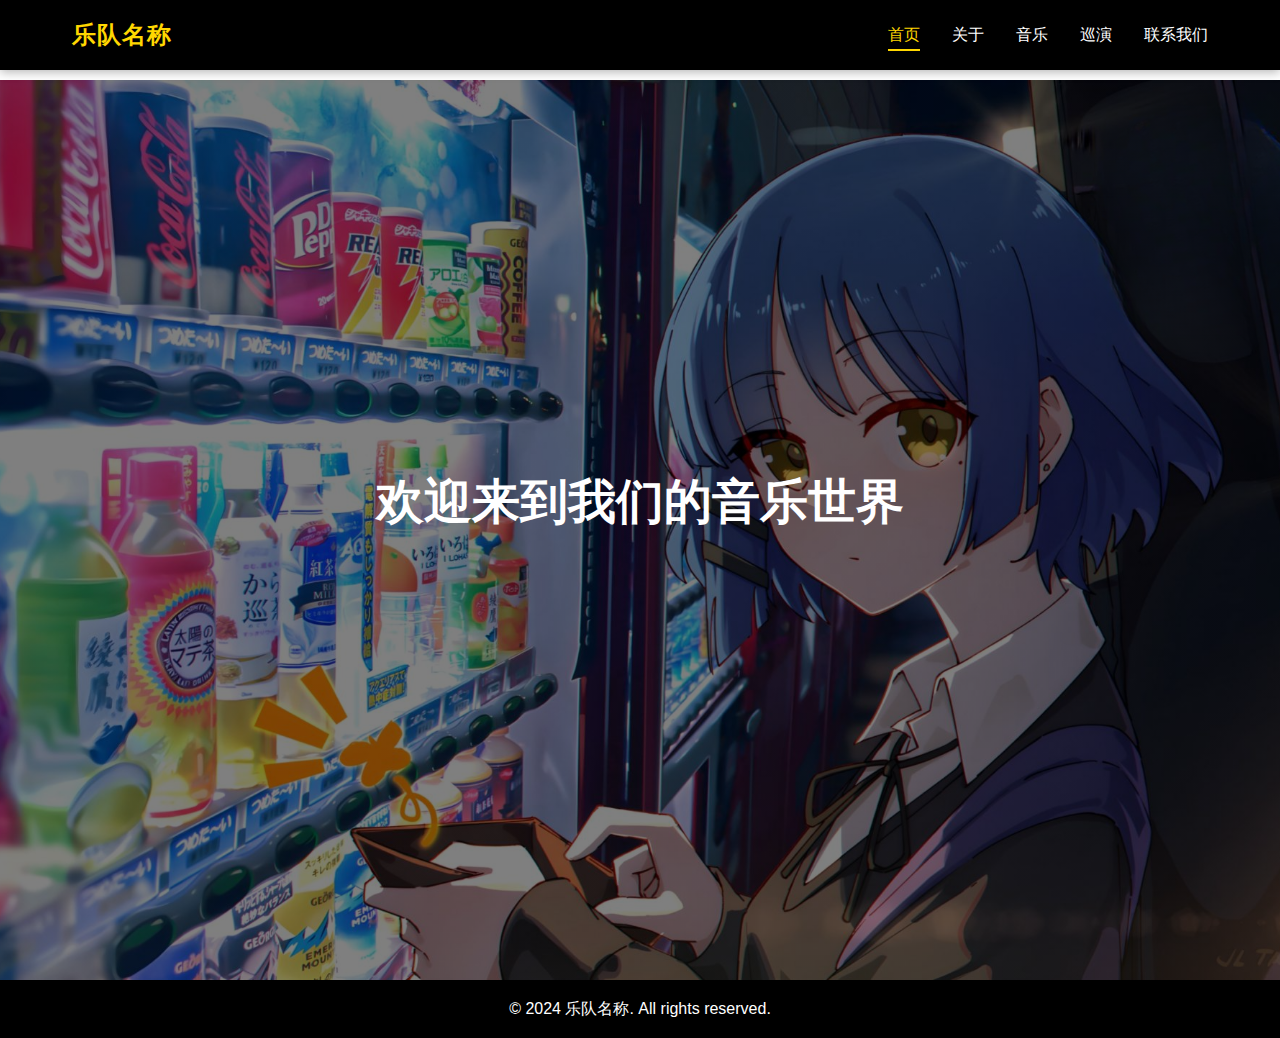
<file: index.html>
<!DOCTYPE html>
<html lang="zh">
<head>
    <meta charset="UTF-8">
    <meta name="viewport" content="width=device-width, initial-scale=1.0">
    <title>乐队官网</title>
    <link rel="stylesheet" href="styles.css">
</head>
<body>
    <header>
        <nav>
            <div class="logo">乐队名称</div>
            <ul class="nav-links">
                <li><a href="index.html" class="active">首页</a></li>
                <li><a href="about.html">关于</a></li>
                <li><a href="music.html">音乐</a></li>
                <li><a href="tour.html">巡演</a></li>
                <li><a href="contact.html">联系我们</a></li>
            </ul>
        </nav>
    </header>

    <main>
        <section id="home" class="hero">
            <h1>欢迎来到我们的音乐世界</h1>
            <p>探索独特的音乐体验</p>
        </section>
    </main>

    <footer>
        <p>&copy; 2024 乐队名称. All rights reserved.</p>
    </footer>

    <script src="script.js"></script>
</body>
</html>
</file>
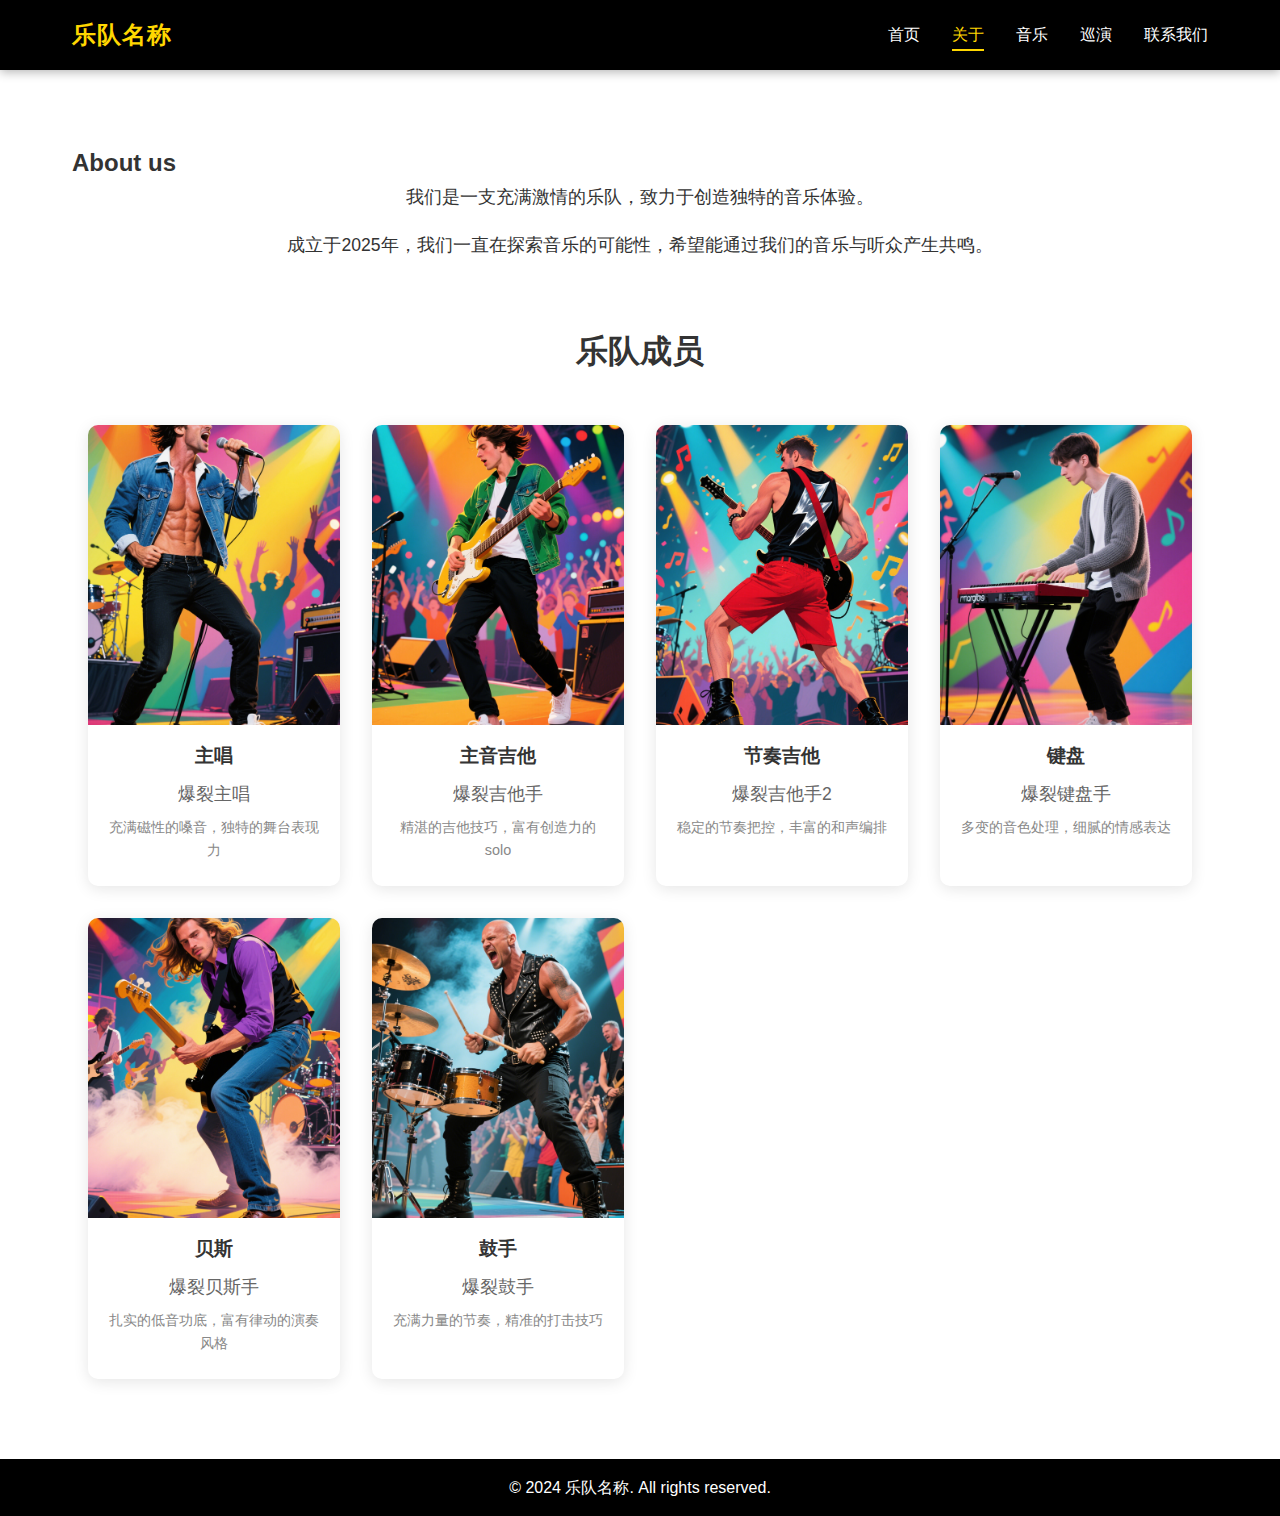
<file: about.html>
<!DOCTYPE html>
<html lang="zh">
<head>
    <meta charset="UTF-8">
    <meta name="viewport" content="width=device-width, initial-scale=1.0">
    <title>关于我们 - 乐队官网</title>
    <link rel="stylesheet" href="styles.css">
</head>
<body>
    <header>
        <nav>
            <div class="logo">乐队名称</div>
            <ul class="nav-links">
                <li><a href="index.html">首页</a></li>
                <li><a href="about.html" class="active">关于</a></li>
                <li><a href="music.html">音乐</a></li>
                <li><a href="tour.html">巡演</a></li>
                <li><a href="contact.html">联系我们</a></li>
            </ul>
        </nav>
    </header>

    <main>
        <section class="about-page">
            <h2>About us</h2>
            <div class="about-content">
                <p>我们是一支充满激情的乐队，致力于创造独特的音乐体验。</p>
                <p>成立于2025年，我们一直在探索音乐的可能性，希望能通过我们的音乐与听众产生共鸣。</p>
            </div>

            <div class="band-members">
                <h3>乐队成员</h3>
                <div class="members-grid">
                    <div class="member-card">
                        <div class="member-photo">
                            <img src="vocalist.jpg" alt="主唱">
                        </div>
                        <h4>主唱</h4>
                        <p class="member-name">爆裂主唱</p>
                        <p class="member-desc">充满磁性的嗓音，独特的舞台表现力</p>
                    </div>

                    <div class="member-card">
                        <div class="member-photo">
                            <img src="lead-guitar.jpg" alt="主音吉他">
                        </div>
                        <h4>主音吉他</h4>
                        <p class="member-name">爆裂吉他手</p>
                        <p class="member-desc">精湛的吉他技巧，富有创造力的solo</p>
                    </div>

                    <div class="member-card">
                        <div class="member-photo">
                            <img src="rhythm-guitar.jpg" alt="节奏吉他">
                        </div>
                        <h4>节奏吉他</h4>
                        <p class="member-name">爆裂吉他手2</p>
                        <p class="member-desc">稳定的节奏把控，丰富的和声编排</p>
                    </div>

                    <div class="member-card">
                        <div class="member-photo">
                            <img src="keyboard.jpg" alt="键盘">
                        </div>
                        <h4>键盘</h4>
                        <p class="member-name">爆裂键盘手</p>
                        <p class="member-desc">多变的音色处理，细腻的情感表达</p>
                    </div>

                    <div class="member-card">
                        <div class="member-photo">
                            <img src="bass.jpg" alt="贝斯">
                        </div>
                        <h4>贝斯</h4>
                        <p class="member-name">爆裂贝斯手</p>
                        <p class="member-desc">扎实的低音功底，富有律动的演奏风格</p>
                    </div>

                    <div class="member-card">
                        <div class="member-photo">
                            <img src="drummer.jpg" alt="鼓手">
                        </div>
                        <h4>鼓手</h4>
                        <p class="member-name">爆裂鼓手</p>
                        <p class="member-desc">充满力量的节奏，精准的打击技巧</p>
                    </div>
                </div>
            </div>
        </section>
    </main>

    <footer>
        <p>&copy; 2024 乐队名称. All rights reserved.</p>
    </footer>

    <script src="script.js"></script>
</body>
</html>
</file>
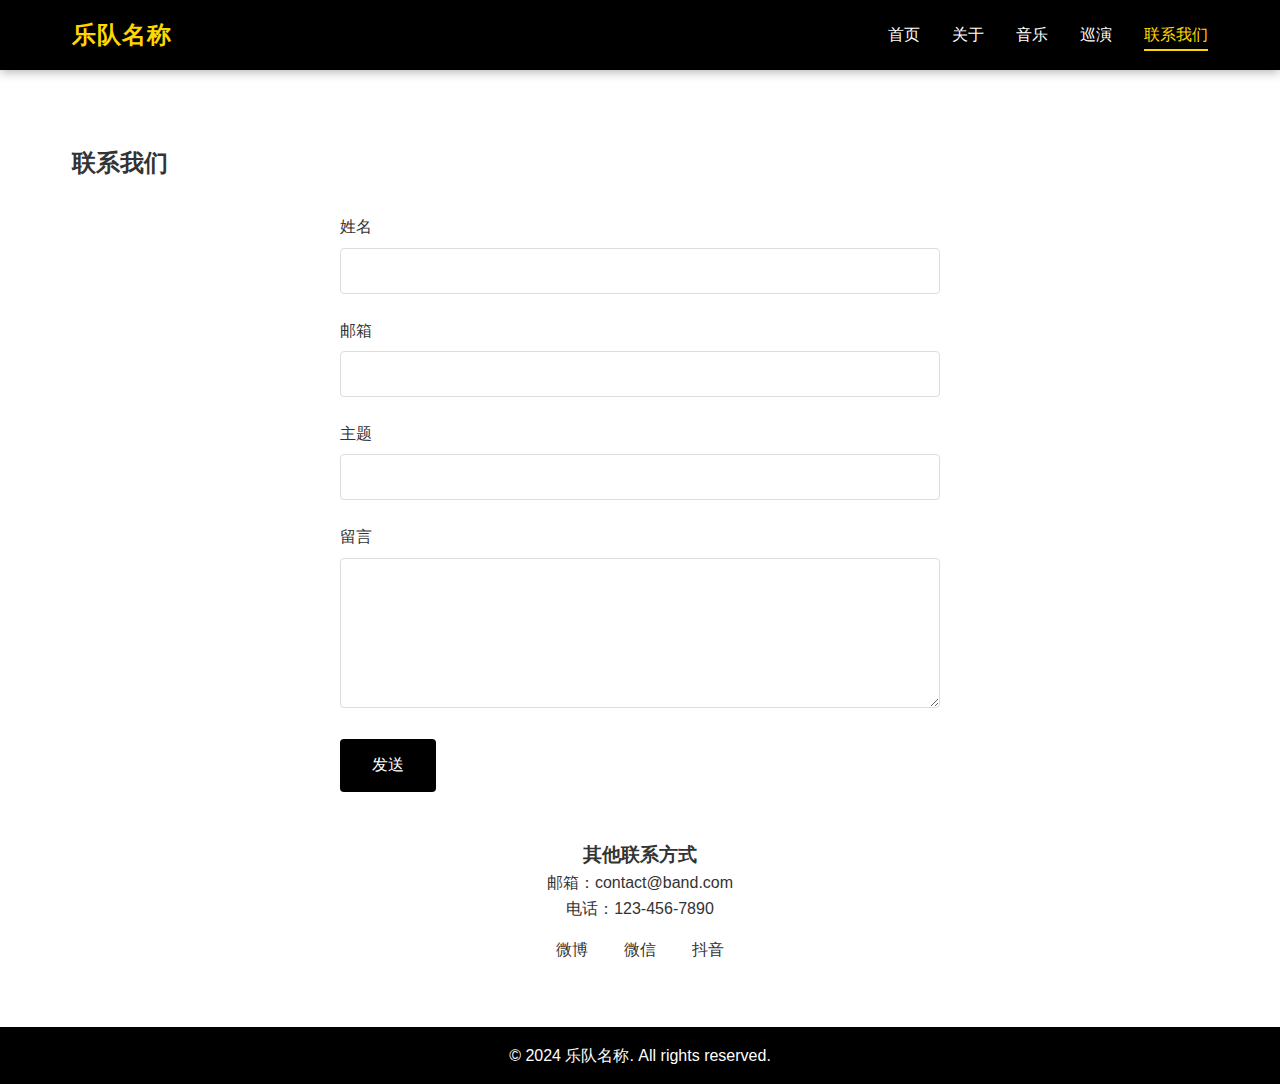
<file: contact.html>
<!DOCTYPE html>
<html lang="zh">
<head>
    <meta charset="UTF-8">
    <meta name="viewport" content="width=device-width, initial-scale=1.0">
    <title>联系我们 - 乐队官网</title>
    <link rel="stylesheet" href="styles.css">
</head>
<body>
    <header>
        <nav>
            <div class="logo">乐队名称</div>
            <ul class="nav-links">
                <li><a href="index.html">首页</a></li>
                <li><a href="about.html">关于</a></li>
                <li><a href="music.html">音乐</a></li>
                <li><a href="tour.html">巡演</a></li>
                <li><a href="contact.html" class="active">联系我们</a></li>
            </ul>
        </nav>
    </header>

    <main>
        <section class="contact-page">
            <h2>联系我们</h2>
            <div class="contact-form">
                <form>
                    <div class="form-group">
                        <label for="name">姓名</label>
                        <input type="text" id="name" name="name" required>
                    </div>
                    <div class="form-group">
                        <label for="email">邮箱</label>
                        <input type="email" id="email" name="email" required>
                    </div>
                    <div class="form-group">
                        <label for="subject">主题</label>
                        <input type="text" id="subject" name="subject" required>
                    </div>
                    <div class="form-group">
                        <label for="message">留言</label>
                        <textarea id="message" name="message" required></textarea>
                    </div>
                    <button type="submit" class="submit-btn">发送</button>
                </form>
            </div>
            <div class="contact-info">
                <h3>其他联系方式</h3>
                <p>邮箱：contact@band.com</p>
                <p>电话：123-456-7890</p>
                <div class="social-links">
                    <a href="#" class="social-link">微博</a>
                    <a href="#" class="social-link">微信</a>
                    <a href="#" class="social-link">抖音</a>
                </div>
            </div>
        </section>
    </main>

    <footer>
        <p>&copy; 2024 乐队名称. All rights reserved.</p>
    </footer>

    <script src="script.js"></script>
</body>
</html>
</file>
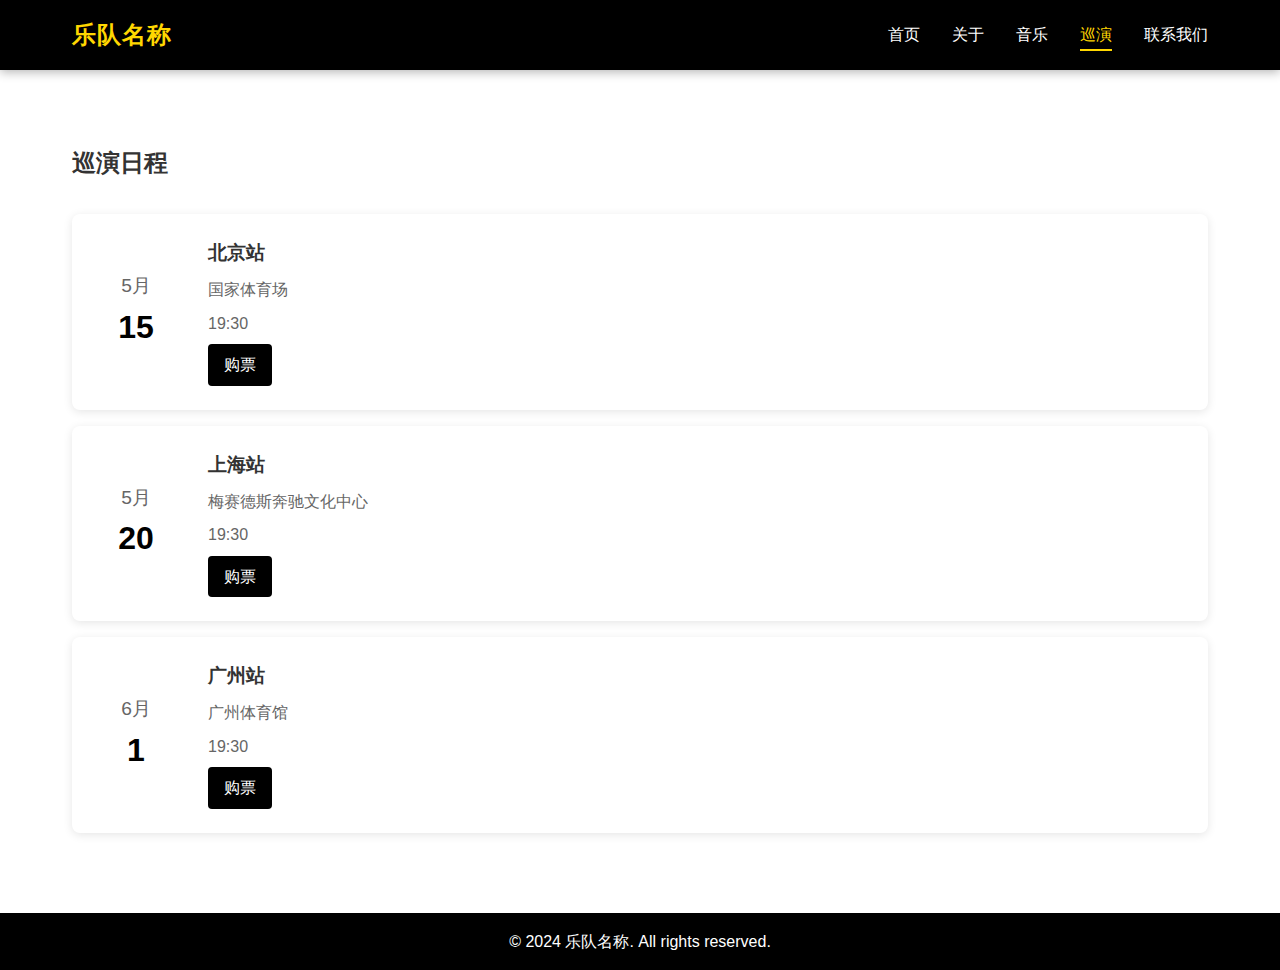
<file: tour.html>
<!DOCTYPE html>
<html lang="zh">
<head>
    <meta charset="UTF-8">
    <meta name="viewport" content="width=device-width, initial-scale=1.0">
    <title>巡演日程 - 乐队官网</title>
    <link rel="stylesheet" href="styles.css">
</head>
<body>
    <header>
        <nav>
            <div class="logo">乐队名称</div>
            <ul class="nav-links">
                <li><a href="index.html">首页</a></li>
                <li><a href="about.html">关于</a></li>
                <li><a href="music.html">音乐</a></li>
                <li><a href="tour.html" class="active">巡演</a></li>
                <li><a href="contact.html">联系我们</a></li>
            </ul>
        </nav>
    </header>

    <main>
        <section class="tour-page">
            <h2>巡演日程</h2>
            <div class="tour-dates">
                <div class="tour-item">
                    <div class="tour-date">
                        <span class="month">5月</span>
                        <span class="day">15</span>
                    </div>
                    <div class="tour-info">
                        <h3>北京站</h3>
                        <p>国家体育场</p>
                        <p>19:30</p>
                        <a href="#" class="ticket-btn">购票</a>
                    </div>
                </div>
                <div class="tour-item">
                    <div class="tour-date">
                        <span class="month">5月</span>
                        <span class="day">20</span>
                    </div>
                    <div class="tour-info">
                        <h3>上海站</h3>
                        <p>梅赛德斯奔驰文化中心</p>
                        <p>19:30</p>
                        <a href="#" class="ticket-btn">购票</a>
                    </div>
                </div>
                <div class="tour-item">
                    <div class="tour-date">
                        <span class="month">6月</span>
                        <span class="day">1</span>
                    </div>
                    <div class="tour-info">
                        <h3>广州站</h3>
                        <p>广州体育馆</p>
                        <p>19:30</p>
                        <a href="#" class="ticket-btn">购票</a>
                    </div>
                </div>
            </div>
        </section>
    </main>

    <footer>
        <p>&copy; 2024 乐队名称. All rights reserved.</p>
    </footer>

    <script src="script.js"></script>
</body>
</html>
</file>
<file: styles.css>
/* 全局样式 */
* {
    margin: 0;
    padding: 0;
    box-sizing: border-box;
}

body {
    font-family: 'Arial', sans-serif;
    line-height: 1.6;
    color: #333;
}

/* 导航栏样式 */
header {
    background-color: #000 !important;
    padding: 1rem 0;
    position: fixed;
    width: 100%;
    top: 0;
    z-index: 1000;
    box-shadow: 0 2px 10px rgba(0, 0, 0, 0.3);
    backdrop-filter: none;
    -webkit-backdrop-filter: none;
}

nav {
    max-width: 1200px;
    margin: 0 auto;
    display: flex;
    justify-content: space-between;
    align-items: center;
    padding: 0 2rem;
    background-color: #000;
}

.logo {
    color: #ffd700;
    font-size: 1.5rem;
    font-weight: bold;
    text-transform: uppercase;
    letter-spacing: 1px;
}

.nav-links {
    display: flex;
    list-style: none;
}

.nav-links li {
    margin-left: 2rem;
}

.nav-links a {
    color: #fff;
    text-decoration: none;
    font-size: 1rem;
    transition: all 0.3s ease;
    position: relative;
    padding: 0.5rem 0;
}

.nav-links a:hover {
    color: #ffd700;
}

.nav-links a.active {
    color: #ffd700;
}

.nav-links a::after {
    content: '';
    position: absolute;
    bottom: 0;
    left: 0;
    width: 0;
    height: 2px;
    background-color: #ffd700;
    transition: width 0.3s ease;
}

.nav-links a:hover::after,
.nav-links a.active::after {
    width: 100%;
}

/* 主要内容区域 */
main {
    margin-top: 80px;
    min-height: calc(100vh - 80px - 60px);
}

/* 首页英雄区域 */
.hero {
    height: 100vh;
    background: linear-gradient(rgba(0, 0, 0, 0.5), rgba(0, 0, 0, 0.5)), url('hero-bg.jpg');
    background-size: cover;
    background-position: center;
    display: flex;
    flex-direction: column;
    justify-content: center;
    align-items: center;
    text-align: center;
    color: #fff;
    padding: 0 2rem;
    animation: fadeIn 1s ease;
}

@keyframes fadeIn {
    from {
        opacity: 0;
    }
    to {
        opacity: 1;
    }
}

.hero h1 {
    font-size: 3rem;
    margin-bottom: 1rem;
    animation: slideUp 1s ease;
}

@keyframes slideUp {
    from {
        transform: translateY(20px);
        opacity: 0;
    }
    to {
        transform: translateY(0);
        opacity: 1;
    }
}

.hero p {
    font-size: 1.5rem;
    animation: slideUp 1s ease 0.3s forwards;
    opacity: 0;
}

/* 音乐页面样式 */
.music-page {
    padding: 4rem 2rem;
    max-width: 1200px;
    margin: 0 auto;
    animation: fadeIn 1s ease;
}

.music-grid {
    display: grid;
    grid-template-columns: repeat(auto-fit, minmax(300px, 1fr));
    gap: 2rem;
    margin-top: 2rem;
}

.music-item {
    background: #fff;
    border-radius: 8px;
    overflow: hidden;
    box-shadow: 0 2px 10px rgba(0, 0, 0, 0.1);
    transition: transform 0.3s ease, box-shadow 0.3s ease;
}

.music-item:hover {
    transform: translateY(-5px);
    box-shadow: 0 5px 20px rgba(0, 0, 0, 0.15);
}

.album-cover {
    width: 100%;
    height: 300px;
    overflow: hidden;
}

.album-cover img {
    width: 100%;
    height: 100%;
    object-fit: cover;
}

.music-item h3 {
    padding: 1rem;
    font-size: 1.2rem;
}

.music-item p {
    padding: 0 1rem;
    color: #666;
}

.music-player {
    padding: 1rem;
}

/* 巡演页面样式 */
.tour-page {
    padding: 4rem 2rem;
    max-width: 1200px;
    margin: 0 auto;
}

.tour-dates {
    margin-top: 2rem;
}

.tour-item {
    display: flex;
    align-items: center;
    padding: 1.5rem;
    background: #fff;
    border-radius: 8px;
    margin-bottom: 1rem;
    box-shadow: 0 2px 10px rgba(0, 0, 0, 0.1);
}

.tour-date {
    display: flex;
    flex-direction: column;
    align-items: center;
    margin-right: 2rem;
    min-width: 80px;
}

.tour-date .month {
    font-size: 1.2rem;
    color: #666;
}

.tour-date .day {
    font-size: 2rem;
    font-weight: bold;
    color: #000;
}

.tour-info {
    flex: 1;
}

.tour-info h3 {
    font-size: 1.2rem;
    margin-bottom: 0.5rem;
}

.tour-info p {
    color: #666;
    margin-bottom: 0.5rem;
}

.ticket-btn {
    display: inline-block;
    padding: 0.5rem 1rem;
    background: #000;
    color: #fff;
    text-decoration: none;
    border-radius: 4px;
    transition: background-color 0.3s ease;
}

.ticket-btn:hover {
    background: #333;
}

/* 联系我们页面样式 */
.contact-page {
    padding: 4rem 2rem;
    max-width: 1200px;
    margin: 0 auto;
}

.contact-form {
    max-width: 600px;
    margin: 2rem auto;
}

.form-group {
    margin-bottom: 1.5rem;
}

.form-group label {
    display: block;
    margin-bottom: 0.5rem;
    color: #333;
}

.form-group input,
.form-group textarea {
    width: 100%;
    padding: 0.8rem;
    border: 1px solid #ddd;
    border-radius: 4px;
    font-size: 1rem;
}

.form-group textarea {
    height: 150px;
    resize: vertical;
}

.submit-btn {
    display: inline-block;
    padding: 1rem 2rem;
    background: #000;
    color: #fff;
    border: none;
    border-radius: 4px;
    cursor: pointer;
    font-size: 1rem;
    transition: background-color 0.3s ease;
}

.submit-btn:hover {
    background: #333;
}

.contact-info {
    margin-top: 3rem;
    text-align: center;
}

.social-links {
    margin-top: 1rem;
}

.social-link {
    display: inline-block;
    margin: 0 1rem;
    color: #333;
    text-decoration: none;
    transition: color 0.3s ease;
}

.social-link:hover {
    color: #666;
}

/* 页脚样式 */
footer {
    background: #000;
    color: #fff;
    text-align: center;
    padding: 1rem 0;
    position: relative;
    bottom: 0;
    width: 100%;
}

/* 响应式设计 */
@media (max-width: 768px) {
    .nav-links {
        display: none;
    }
    
    .hero h1 {
        font-size: 2rem;
    }
    
    .hero p {
        font-size: 1.2rem;
    }
    
    .music-grid {
        grid-template-columns: 1fr;
    }
    
    .tour-item {
        flex-direction: column;
        text-align: center;
    }
    
    .tour-date {
        margin-right: 0;
        margin-bottom: 1rem;
    }
}

/* 关于页面样式 */
.about-page {
    padding: 4rem 2rem;
    max-width: 1200px;
    margin: 0 auto;
    animation: fadeIn 1s ease;
}

.about-content {
    margin-bottom: 4rem;
    text-align: center;
}

.about-content p {
    margin-bottom: 1rem;
    font-size: 1.1rem;
    line-height: 1.8;
}

.band-members {
    margin-top: 4rem;
}

.band-members h3 {
    text-align: center;
    font-size: 2rem;
    margin-bottom: 2rem;
    color: #333;
}

.members-grid {
    display: grid;
    grid-template-columns: repeat(auto-fit, minmax(250px, 1fr));
    gap: 2rem;
    padding: 1rem;
}

.member-card {
    background: #fff;
    border-radius: 10px;
    overflow: hidden;
    box-shadow: 0 3px 15px rgba(0, 0, 0, 0.1);
    transition: transform 0.3s ease, box-shadow 0.3s ease;
    text-align: center;
}

.member-card:hover {
    transform: translateY(-5px);
    box-shadow: 0 5px 20px rgba(0, 0, 0, 0.15);
}

.member-photo {
    width: 100%;
    height: 300px;
    overflow: hidden;
}

.member-photo img {
    width: 100%;
    height: 100%;
    object-fit: cover;
    transition: transform 0.3s ease;
}

.member-card:hover .member-photo img {
    transform: scale(1.05);
}

.member-card h4 {
    margin: 1rem 0 0.5rem;
    color: #333;
    font-size: 1.2rem;
}

.member-name {
    color: #666;
    font-size: 1.1rem;
    margin-bottom: 0.5rem;
}

.member-desc {
    color: #888;
    font-size: 0.9rem;
    padding: 0 1rem 1.5rem;
    line-height: 1.6;
}

@media (max-width: 768px) {
    .members-grid {
        grid-template-columns: repeat(auto-fit, minmax(200px, 1fr));
    }
    
    .member-photo {
        height: 250px;
    }
}
</file>
